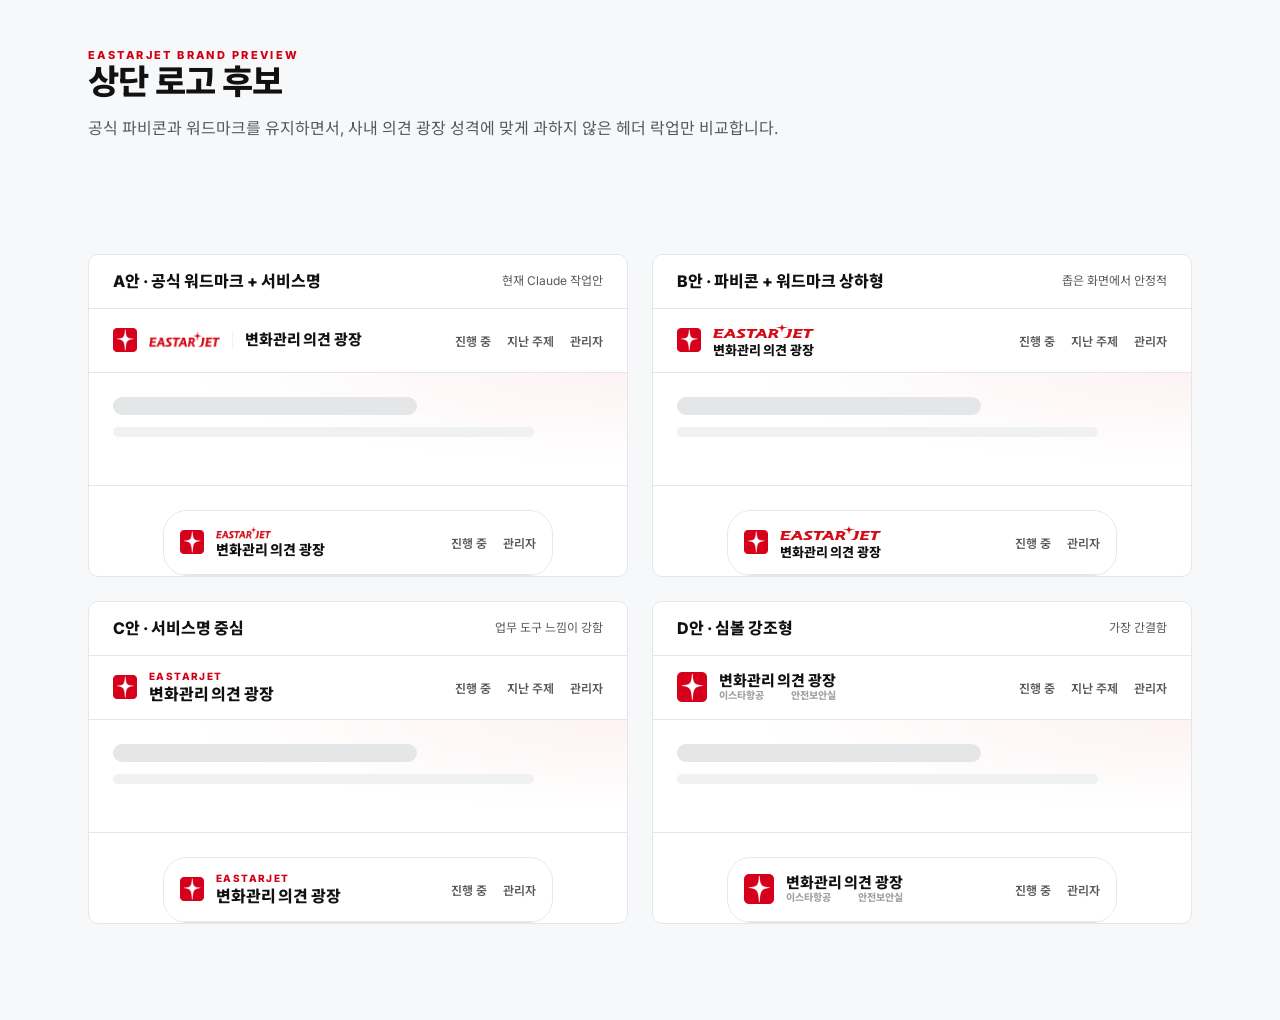
<file: logo-options.html>
<!doctype html>
<html lang="ko">
<head>
<meta charset="utf-8">
<meta name="viewport" content="width=device-width, initial-scale=1, viewport-fit=cover">
<title>로고 후보 · 변화관리 의견 광장</title>
<meta name="theme-color" content="#D20015">
<link rel="icon" type="image/png" sizes="128x128" href="favicon.png">
<link rel="apple-touch-icon" href="favicon.png">
<link rel="preconnect" href="https://fonts.googleapis.com">
<link rel="preconnect" href="https://fonts.gstatic.com" crossorigin>
<link href="https://fonts.googleapis.com/css2?family=Inter:wght@400;500;600;700;800&family=Noto+Sans+KR:wght@400;500;700;800&display=swap" rel="stylesheet">
<link rel="stylesheet" href="assets/tokens.css">
<link rel="stylesheet" href="assets/site.css">
<style>
  body { background: var(--ej-surface); }
  .preview-hero { padding: var(--sp-7) 0 var(--sp-4); }
  .preview-hero h1 {
    margin: 0;
    font: 800 34px/1.2 var(--ej-font-display);
    letter-spacing: -0.02em;
  }
  .preview-hero p {
    margin: var(--sp-3) 0 0;
    color: var(--ej-ink-3);
    line-height: 1.7;
  }
  .option-grid {
    display: grid;
    gap: var(--sp-5);
    grid-template-columns: minmax(0, 1fr);
  }
  @media (min-width: 980px) {
    .option-grid { grid-template-columns: repeat(2, minmax(0, 1fr)); }
  }
  .option-card {
    background: var(--ej-paper);
    border: 1px solid var(--ej-line);
    border-radius: var(--rad-3);
    overflow: hidden;
  }
  .option-card__head {
    padding: var(--sp-4) var(--sp-5);
    border-bottom: 1px solid var(--ej-line);
    display: flex;
    align-items: center;
    justify-content: space-between;
    gap: var(--sp-3);
  }
  .option-card__title {
    margin: 0;
    font: 800 16px/1.3 var(--ej-font-display);
  }
  .option-card__note {
    color: var(--ej-ink-3);
    font-size: 12px;
    line-height: 1.5;
  }
  .mock-browser {
    background: white;
    border-bottom: 1px solid var(--ej-line);
  }
  .mock-topbar {
    height: 64px;
    display: flex;
    align-items: center;
    justify-content: space-between;
    padding: 0 var(--sp-5);
    border-bottom: 1px solid var(--ej-line);
    background: rgba(255,255,255,0.88);
  }
  .mock-nav {
    display: flex;
    gap: var(--sp-4);
    color: var(--ej-ink-3);
    font-size: 12px;
    font-weight: 600;
  }
  .mock-body {
    height: 112px;
    padding: var(--sp-5);
    background:
      radial-gradient(ellipse at top right, color-mix(in srgb, var(--ej-red) 5%, transparent), transparent 58%),
      var(--ej-paper);
  }
  .mock-title {
    width: 62%;
    height: 18px;
    border-radius: var(--rad-pill);
    background: var(--ej-line);
    margin-bottom: var(--sp-3);
  }
  .mock-line {
    width: 86%;
    height: 10px;
    border-radius: var(--rad-pill);
    background: var(--ej-line-2);
  }
  .brand-option {
    display: flex;
    align-items: center;
    gap: var(--sp-3);
    min-width: 0;
    color: var(--ej-ink);
    text-decoration: none;
  }
  .brand-option__icon {
    width: 24px;
    height: 24px;
    flex: 0 0 24px;
    background: url("favicon.png") center/contain no-repeat;
  }
  .brand-option__logo {
    width: auto;
    display: block;
  }
  .brand-option__name {
    font-family: var(--ej-font-display);
    font-weight: 800;
    line-height: 1.15;
    letter-spacing: -0.01em;
    white-space: nowrap;
  }
  .brand-option__sub {
    font-size: 10px;
    line-height: 1.15;
    letter-spacing: 0.14em;
    text-transform: uppercase;
    color: var(--ej-red);
    font-weight: 800;
    white-space: nowrap;
  }
  .brand-option--a .brand-option__lockup {
    display: flex;
    align-items: center;
    gap: var(--sp-3);
    min-width: 0;
  }
  .brand-option--a .brand-option__logo { height: 18px; }
  .brand-option--a .brand-option__name {
    padding-left: var(--sp-3);
    border-left: 1px solid var(--ej-line-2);
    font-size: 15px;
    line-height: 1.2;
  }
  .brand-option--b .brand-option__lockup {
    display: flex;
    flex-direction: column;
    gap: 3px;
    min-width: 0;
  }
  .brand-option--b .brand-option__logo { height: 17px; }
  .brand-option--b .brand-option__name { font-size: 13px; }
  .brand-option--c .brand-option__lockup {
    display: flex;
    flex-direction: column;
    gap: 2px;
    min-width: 0;
  }
  .brand-option--c .brand-option__name {
    font-size: 16px;
    color: var(--ej-ink);
  }
  .brand-option--d .brand-option__icon {
    width: 30px;
    height: 30px;
    flex-basis: 30px;
  }
  .brand-option--d .brand-option__lockup {
    display: inline-grid;
    align-items: center;
    justify-content: center;
    gap: 1px;
    min-width: 0;
  }
  .brand-option--d .brand-option__name { font-size: 15px; }
  .brand-option--d .brand-option__sub {
    color: var(--ej-ink-4);
    letter-spacing: 0;
    text-transform: none;
    width: 100%;
    text-align: justify;
    text-align-last: justify;
    text-justify: inter-character;
  }
  .mobile-frame {
    width: 390px;
    max-width: 100%;
    margin: var(--sp-5) auto 0;
    border: 1px solid var(--ej-line);
    border-radius: 24px;
    overflow: hidden;
    background: white;
  }
  .mobile-frame .mock-topbar {
    padding: 0 var(--sp-4);
  }
  .mobile-frame .mock-nav span:nth-child(2) { display: none; }
  .mobile-frame .brand-option--a .brand-option__lockup {
    flex-direction: column;
    align-items: flex-start;
    gap: 2px;
  }
  .mobile-frame .brand-option--a .brand-option__logo { height: 14px; }
  .mobile-frame .brand-option--a .brand-option__name {
    padding-left: 0;
    border-left: 0;
    font-size: 14px;
  }
</style>
</head>
<body>
<section class="preview-hero">
  <div class="wrap">
    <div class="eyebrow">EASTARJET BRAND PREVIEW</div>
    <h1>상단 로고 후보</h1>
    <p>공식 파비콘과 워드마크를 유지하면서, 사내 의견 광장 성격에 맞게 과하지 않은 헤더 락업만 비교합니다.</p>
  </div>
</section>

<main class="wrap section">
  <div class="option-grid">
    <article class="option-card">
      <div class="option-card__head">
        <h2 class="option-card__title">A안 · 공식 워드마크 + 서비스명</h2>
        <span class="option-card__note">현재 Claude 작업안</span>
      </div>
      <div class="mock-browser">
        <div class="mock-topbar">
          <a class="brand-option brand-option--a" href="#">
            <span class="brand-option__icon" aria-hidden="true"></span>
            <span class="brand-option__lockup">
              <img class="brand-option__logo" src="assets/eastar-logo.png" alt="이스타항공">
              <span class="brand-option__name">변화관리 의견 광장</span>
            </span>
          </a>
          <div class="mock-nav"><span>진행 중</span><span>지난 주제</span><span>관리자</span></div>
        </div>
        <div class="mock-body"><div class="mock-title"></div><div class="mock-line"></div></div>
      </div>
      <div class="mobile-frame">
        <div class="mock-topbar">
          <a class="brand-option brand-option--a" href="#">
            <span class="brand-option__icon" aria-hidden="true"></span>
            <span class="brand-option__lockup">
              <img class="brand-option__logo" src="assets/eastar-logo.png" alt="이스타항공">
              <span class="brand-option__name">변화관리 의견 광장</span>
            </span>
          </a>
          <div class="mock-nav"><span>진행 중</span><span>지난 주제</span><span>관리자</span></div>
        </div>
      </div>
    </article>

    <article class="option-card">
      <div class="option-card__head">
        <h2 class="option-card__title">B안 · 파비콘 + 워드마크 상하형</h2>
        <span class="option-card__note">좁은 화면에서 안정적</span>
      </div>
      <div class="mock-browser">
        <div class="mock-topbar">
          <a class="brand-option brand-option--b" href="#">
            <span class="brand-option__icon" aria-hidden="true"></span>
            <span class="brand-option__lockup">
              <img class="brand-option__logo" src="assets/eastar-logo.png" alt="이스타항공">
              <span class="brand-option__name">변화관리 의견 광장</span>
            </span>
          </a>
          <div class="mock-nav"><span>진행 중</span><span>지난 주제</span><span>관리자</span></div>
        </div>
        <div class="mock-body"><div class="mock-title"></div><div class="mock-line"></div></div>
      </div>
      <div class="mobile-frame">
        <div class="mock-topbar">
          <a class="brand-option brand-option--b" href="#">
            <span class="brand-option__icon" aria-hidden="true"></span>
            <span class="brand-option__lockup">
              <img class="brand-option__logo" src="assets/eastar-logo.png" alt="이스타항공">
              <span class="brand-option__name">변화관리 의견 광장</span>
            </span>
          </a>
          <div class="mock-nav"><span>진행 중</span><span>지난 주제</span><span>관리자</span></div>
        </div>
      </div>
    </article>

    <article class="option-card">
      <div class="option-card__head">
        <h2 class="option-card__title">C안 · 서비스명 중심</h2>
        <span class="option-card__note">업무 도구 느낌이 강함</span>
      </div>
      <div class="mock-browser">
        <div class="mock-topbar">
          <a class="brand-option brand-option--c" href="#">
            <span class="brand-option__icon" aria-hidden="true"></span>
            <span class="brand-option__lockup">
              <span class="brand-option__sub">EASTARJET</span>
              <span class="brand-option__name">변화관리 의견 광장</span>
            </span>
          </a>
          <div class="mock-nav"><span>진행 중</span><span>지난 주제</span><span>관리자</span></div>
        </div>
        <div class="mock-body"><div class="mock-title"></div><div class="mock-line"></div></div>
      </div>
      <div class="mobile-frame">
        <div class="mock-topbar">
          <a class="brand-option brand-option--c" href="#">
            <span class="brand-option__icon" aria-hidden="true"></span>
            <span class="brand-option__lockup">
              <span class="brand-option__sub">EASTARJET</span>
              <span class="brand-option__name">변화관리 의견 광장</span>
            </span>
          </a>
          <div class="mock-nav"><span>진행 중</span><span>지난 주제</span><span>관리자</span></div>
        </div>
      </div>
    </article>

    <article class="option-card">
      <div class="option-card__head">
        <h2 class="option-card__title">D안 · 심볼 강조형</h2>
        <span class="option-card__note">가장 간결함</span>
      </div>
      <div class="mock-browser">
        <div class="mock-topbar">
          <a class="brand-option brand-option--d" href="#">
            <span class="brand-option__icon" aria-hidden="true"></span>
            <span class="brand-option__lockup">
              <span class="brand-option__name">변화관리 의견 광장</span>
              <span class="brand-option__sub">이스타항공 안전보안실</span>
            </span>
          </a>
          <div class="mock-nav"><span>진행 중</span><span>지난 주제</span><span>관리자</span></div>
        </div>
        <div class="mock-body"><div class="mock-title"></div><div class="mock-line"></div></div>
      </div>
      <div class="mobile-frame">
        <div class="mock-topbar">
          <a class="brand-option brand-option--d" href="#">
            <span class="brand-option__icon" aria-hidden="true"></span>
            <span class="brand-option__lockup">
              <span class="brand-option__name">변화관리 의견 광장</span>
              <span class="brand-option__sub">이스타항공 안전보안실</span>
            </span>
          </a>
          <div class="mock-nav"><span>진행 중</span><span>지난 주제</span><span>관리자</span></div>
        </div>
      </div>
    </article>
  </div>
</main>
</body>
</html>
</file>
<file: assets/tokens.css>
/* ─────────────────────────────────────────────────────────────
   EastarJet Design System — tokens.css
   Brand: EASTARJET (이스타항공) · Official 전용색상
   Source: Claude Design bundle (https://api.anthropic.com/v1/design/h/qwaIRNPOUGZiClT1vjHRvw)
   ───────────────────────────────────────────────────────────── */

/* 폰트 파일을 assets/fonts/ 에 넣으면 자동 적용. 없으면 Noto Sans KR로 폴백. */
@font-face {
  font-family: "EastarJet";
  src: url("fonts/EastarJet-DemiLight.otf") format("opentype"),
       url("fonts/EastarJet-DemiLight.ttf") format("truetype");
  font-weight: 300; font-display: swap;
}
@font-face {
  font-family: "EastarJet";
  src: url("fonts/EastarJet-Medium.otf") format("opentype"),
       url("fonts/EastarJet-Medium.ttf") format("truetype");
  font-weight: 500; font-display: swap;
}
@font-face {
  font-family: "EastarJet";
  src: url("fonts/EastarJet-Heavy.otf") format("opentype"),
       url("fonts/EastarJet-Heavy.ttf") format("truetype");
  font-weight: 800; font-display: swap;
}

:root {
  /* ── MAIN ─────────────────────────────────────────── */
  /* CRIMSON RED · PANTONE 200 C · R210 G0 B21 */
  --ej-red:         #D20015;
  --ej-red-deep:    #8E000E;  /* Dark Red · PANTONE 202 C · R142 G1 B20 */
  --ej-red-dim:     #CAA6B5;  /* Dim Red  · PANTONE 435 C · R202 G170 B181 */
  --ej-red-tint:    #F5E4E8;  /* derived wash (brand-consistent) */
  --ej-red-wash:    #FCF4F6;

  /* ── MATERIAL (metallic accents) ─────────────────── */
  --ej-silver:      #A0A0A0;  /* PANTONE 877 C · R160 G160 B160 */
  --ej-gold:        #B4975B;  /* PANTONE 874 C · R180 G151 B91  */

  /* ── NEUTRALS (official Sub Color gray ramp) ─────── */
  --ej-black:       #111111;  /* Black 95% · R17 G17 B17 */
  --ej-gray-dark:   #30383C;  /* Dark Gray · PANTONE 431 C · R48 G58 B60 */
  --ej-gray-med:    #565A5B;  /* Medium Gray · Cool Gray 9 C · R86 G90 B91 */
  --ej-gray:        #9EA2A1;  /* Gray · PANTONE 429 C · R158 G162 B161 */
  --ej-gray-light:  #C0CED1;  /* Light Gray · PANTONE 537 C · R192 G206 B209 */
  --ej-line:        #E4E6E8;  /* derived hairline from ramp */
  --ej-line-2:      #EFF1F2;
  --ej-surface:     #F7F8F9;
  --ej-paper:       #FFFFFF;

  /* Semantic ink aliases (map to the official ramp) */
  --ej-ink:         var(--ej-black);
  --ej-ink-2:       var(--ej-gray-dark);
  --ej-ink-3:       var(--ej-gray-med);
  --ej-ink-4:       var(--ej-gray);

  /* ── EXTENDED PALETTE ─────────────────────────────
     For data visualization, illustrations, destination tags,
     campaign accents. NEVER as a replacement for Crimson Red
     in primary brand surfaces (logo, hero, CTA, header). */
  --ej-navy:        #1B2A4E;
  --ej-teal:        #2E7E80;
  --ej-amber:       #E8A33D;
  --ej-coral:       #F26A5A;
  --ej-plum:        #5C2440;
  --ej-sand:        #E8DDC4;
  --ej-steel:       #5B7C99;
  --ej-indigo:      #4C4A8F;
  --ej-rose:        #C77B8B;
  --ej-moss:        #6E8B4A;

  --ej-navy-tint:   #E6E9F0;
  --ej-teal-tint:   #DCEDED;
  --ej-amber-tint:  #FBEFD7;
  --ej-coral-tint:  #FCE3DE;
  --ej-plum-tint:   #EFE0E8;
  --ej-steel-tint:  #E6EBF0;
  --ej-indigo-tint: #E7E6F1;
  --ej-rose-tint:   #F6E6E9;
  --ej-moss-tint:   #E9EEDF;

  /* ── SEMANTIC ───────────────────────────────────── */
  --ej-danger:      var(--ej-red);
  --ej-warning:     var(--ej-amber);
  --ej-success:     var(--ej-teal);
  --ej-info:        var(--ej-navy);

  /* ── Type ─────────────────────────────────────────── */
  /* QMS 포털 스택: Apple 시스템 폰트 우선 → Inter (UI) → Noto Sans KR (한글) */
  --ej-font:        -apple-system, BlinkMacSystemFont, "SF Pro Display", "SF Pro Text",
                     "Apple SD Gothic Neo", "Inter", "Noto Sans KR",
                     "맑은 고딕", "Malgun Gothic", "Segoe UI", system-ui, sans-serif;
  --ej-font-display: "Inter", -apple-system, BlinkMacSystemFont, "SF Pro Display",
                     "Apple SD Gothic Neo", "Noto Sans KR", sans-serif;
  --ej-font-num:    "Inter", -apple-system, "SF Pro Display", "Helvetica Neue", Arial, sans-serif;

  --fs-display: 88px;
  --fs-h1: 56px;
  --fs-h2: 40px;
  --fs-h3: 28px;
  --fs-title: 20px;
  --fs-body: 14px;
  --fs-caption: 12px;
  --fs-eyebrow: 11px;

  /* ── Spacing ─────────────────────────────────────── */
  --sp-0: 0; --sp-1: 4px; --sp-2: 8px; --sp-3: 12px; --sp-4: 16px;
  --sp-5: 24px; --sp-6: 32px; --sp-7: 48px; --sp-8: 64px; --sp-9: 96px;

  /* ── Radii ───────────────────────────────────────── */
  --rad-0: 0; --rad-1: 2px; --rad-2: 6px; --rad-3: 10px; --rad-4: 16px; --rad-5: 24px; --rad-pill: 999px;

  /* ── Elevation ───────────────────────────────────── */
  --sh-1: 0 1px 2px rgba(17,17,17,.06), 0 1px 1px rgba(17,17,17,.04);
  --sh-2: 0 4px 12px rgba(17,17,17,.08), 0 2px 4px rgba(17,17,17,.04);
  --sh-3: 0 16px 40px rgba(17,17,17,.12), 0 4px 10px rgba(17,17,17,.06);
  --sh-red: 0 10px 24px rgba(210,0,21,.28);

  /* ── Motion ──────────────────────────────────────── */
  --ease-out: cubic-bezier(.22,.61,.36,1);
  --ease-in-out: cubic-bezier(.65,0,.35,1);
  --dur-fast: 160ms; --dur-med: 240ms; --dur-slow: 420ms;

  --ej-star: url("data:image/svg+xml;utf8,<svg xmlns='http://www.w3.org/2000/svg' viewBox='0 0 24 24'><path d='M12 0 L13.4 10.6 L24 12 L13.4 13.4 L12 24 L10.6 13.4 L0 12 L10.6 10.6 Z' fill='%23D20015'/></svg>");
}

html, body { font-family: var(--ej-font); color: var(--ej-ink); background: var(--ej-paper); -webkit-font-smoothing: antialiased; }
body { margin: 0; }
*, *::before, *::after { box-sizing: border-box; }
</file>
<file: assets/site.css>
/* ─────────────────────────────────────────────────────────────
   변화관리 의견 광장 — site.css
   Apple-tone layout on top of EastarJet tokens.css

   Breakpoints (semantic 3-tier):
     sm  480px — small phone tweaks
     md  768px — tablet+: wrap padding 확장, card/kpi grid 2/3단
     lg 1024px — topic 2단 + sticky 활성, chart grid 2단
     (1040px 는 index card-grid 3단 전용)
   ───────────────────────────────────────────────────────────── */

/* ── Layout primitives ─────────────────────────────────────── */
/* 좌우 여백: 모든 폭에서 48px — bare 텍스트(hero · 섹션 헤더)도 form 카드 안과 같은 inset */
.wrap { max-width: 1200px; margin: 0 auto; padding: 0 var(--sp-7); }

.wrap--narrow { max-width: 520px; }

/* 모바일 — 좌우 여백 절반으로 (좁은 화면에서 콘텐츠 폭 확보) */
@media (max-width: 767px) {
  .wrap { padding-left: var(--sp-5); padding-right: var(--sp-5); }
}

/* 수직 padding 만 설정 — longhand 사용 이유:
   .wrap 과 같은 element 에 함께 쓰일 때(예: <main class="wrap section">)
   shorthand 'padding: a 0' 가 .wrap 의 horizontal padding 을 0 으로 덮어쓰는 버그 회피 */
.section        { padding-top: var(--sp-5); padding-bottom: var(--sp-7); }       /* 모바일: 24/48 — 위는 hero 다음이라 짧게 */
.section--tight { padding-top: var(--sp-4); padding-bottom: var(--sp-5); }       /* 모바일: 16/24 */
@media (min-width: 768px) {
  .section        { padding-top: var(--sp-9); padding-bottom: var(--sp-9); }     /* md+: 96 */
  .section--tight { padding-top: var(--sp-7); padding-bottom: var(--sp-7); }     /* md+: 48 */
}

/* ── Topic 페이지 — 데스크톱 2단 레이아웃 (lg+) ───────────── */
.topic-layout { display: contents; }
@media (min-width: 1024px) {
  .topic-layout {
    display: grid;
    grid-template-columns: minmax(360px, 440px) minmax(0, 1fr);
    gap: var(--sp-6);
    align-items: start;
  }
  .topic-layout__compose { position: sticky; top: 88px; }  /* topbar 64 + 24 여백 */

  /* 오른쪽 의견 리스트 — JS 가 compose 컬럼 높이를 측정해 max-height 동기화
     (JS 로딩 전 fallback 으로 viewport 기반 max-height 유지) */
  .topic-layout__list {
    position: sticky;
    top: 88px;
    max-height: calc(100vh - 88px - var(--sp-6));
    display: flex;
    flex-direction: column;
    overflow: hidden;
  }
  .topic-layout__list > .row { flex: 0 0 auto; }
  .topic-layout__list > #comments-list {
    flex: 1 1 auto;
    overflow-y: auto;
    overscroll-behavior: contain;     /* 끝까지 스크롤 시 페이지 스크롤로 전염되지 않게 */
    scrollbar-gutter: stable;
    padding-right: var(--sp-2);        /* 스크롤바 옆 카드 호흡 */
    margin-right: calc(-1 * var(--sp-2));
  }
  /* 깔끔한 스크롤바 (WebKit) */
  .topic-layout__list > #comments-list::-webkit-scrollbar { width: 8px; }
  .topic-layout__list > #comments-list::-webkit-scrollbar-track { background: transparent; }
  .topic-layout__list > #comments-list::-webkit-scrollbar-thumb {
    background: var(--ej-line-2); border-radius: var(--rad-pill);
  }
  .topic-layout__list > #comments-list::-webkit-scrollbar-thumb:hover {
    background: var(--ej-ink-4);
  }
}

/* ── 마감 주제 — 단일 컬럼 (작성 컬럼 제거, 의견 목록 전폭 자연 흐름) ── */
.topic-layout--closed .topic-layout__compose { display: none; }

@media (min-width: 1024px) {
  .topic-layout--closed { display: block; }   /* 2단 grid 해제 */
  .topic-layout--closed .topic-layout__list {
    position: static;
    max-height: none;
    overflow: visible;
  }
  .topic-layout--closed .topic-layout__list > #comments-list {
    overflow-y: visible;
    padding-right: 0;
    margin-right: 0;
  }
}

/* ── Global focus-visible (키보드 접근성) ─────────────────── */
:focus-visible {
  outline: 2px solid var(--ej-red);
  outline-offset: 2px;
  border-radius: var(--rad-2);
}
.btn:focus-visible { outline-offset: 3px; }
.input:focus-visible, .textarea:focus-visible, .select:focus-visible {
  outline: none;  /* 인풋은 기존 box-shadow 포커스 사용 */
}

/* ── Top brand bar ────────────────────────────────────────── */
.topbar {
  position: sticky; top: 0; z-index: 50;
  background: rgba(255,255,255,0.85);
  backdrop-filter: saturate(180%) blur(20px);
  -webkit-backdrop-filter: saturate(180%) blur(20px);
  border-bottom: 1px solid var(--ej-line);
}
.topbar__inner {
  display: flex; align-items: center; justify-content: space-between;
  height: 64px; gap: var(--sp-4);
}
/* ── Brand lockup ───────────────────────────────────────────── */
.brand {
  display: flex; align-items: center; gap: var(--sp-3);
  text-decoration: none; color: var(--ej-ink);
  min-width: 0;
}
.brand__icon {
  width: 30px; height: 30px; flex: 0 0 30px;
  background: url("../favicon.png") center/contain no-repeat;
}
.brand__lockup {
  display: inline-grid;
  align-items: center;
  justify-content: center;
  gap: 1px;
  min-width: 0;
}
.brand__name {
  font-family: var(--ej-font-display);
  font-weight: 800; font-size: 15px; line-height: 1.15; letter-spacing: -0.01em;
  color: var(--ej-ink);
  white-space: nowrap;
  overflow: hidden;
  text-overflow: ellipsis;
}
.brand__sub {
  font-family: var(--ej-font-display);
  font-size: 10px; line-height: 1.15; letter-spacing: 2px;
  color: var(--ej-ink-4); font-weight: 800;
  white-space: nowrap;
  text-align: center;
}
.topbar__nav { display: flex; align-items: center; gap: var(--sp-5); flex: 0 0 auto; }
.topbar__nav a {
  color: var(--ej-ink-3); font-size: 13px; font-weight: 500;
  text-decoration: none; transition: color var(--dur-fast) var(--ease-out);
  white-space: nowrap;
}
.topbar__nav a:hover { color: var(--ej-red); }
.topbar__nav a[aria-current="page"] { color: var(--ej-red); font-weight: 800; }

/* 관리자 로그인 상태 chip — topbar 우측 */
.admin-chip {
  display: inline-flex; align-items: center; gap: var(--sp-2);
  padding: 4px 6px 4px 10px;
  background: var(--ej-red-wash, #FFF1F2);
  border: 1px solid var(--ej-red, #D20015);
  border-radius: var(--rad-pill, 999px);
  font-size: 12px; font-weight: 600;
  color: var(--ej-red-deep, #8E000E);
  white-space: nowrap;
}
.admin-chip__link {
  display: inline-flex; align-items: center; gap: var(--sp-2);
  color: inherit; text-decoration: none;
  padding: 0; line-height: 1;
}
.admin-chip__link:hover { color: var(--ej-red); }
.admin-chip__dot {
  width: 6px; height: 6px; border-radius: 50%;
  background: var(--ej-red, #D20015);
  display: inline-block;
}
.admin-chip__label { line-height: 1; font-variant-numeric: tabular-nums; }
.admin-chip__signout {
  border: none; background: white; cursor: pointer;
  font: 600 11px/1 var(--ej-font);
  color: var(--ej-ink-3);
  padding: 4px 10px; border-radius: var(--rad-pill, 999px);
  transition: background var(--dur-fast) var(--ease-out), color var(--dur-fast) var(--ease-out);
}
.admin-chip__signout:hover { background: var(--ej-red); color: white; }
.admin-chip__signout:disabled { opacity: 0.5; cursor: wait; }
@media (max-width: 760px) {
  .admin-chip__label { display: none; }
  .admin-chip { padding: 4px 6px; }
}

/* ── Hero (mobile-first compact) ──────────────────────────────
   모바일에서는 카드가 첫 뷰포트에 같이 보이도록 hero 전체를 컴팩트하게.
   md+ 에서 원래 large 사이즈로 복원. */
.hero {
  position: relative;
  padding: var(--sp-4) 0 var(--sp-4);
  background:
    radial-gradient(ellipse at top right, rgba(210,0,21,0.06), transparent 60%),
    radial-gradient(ellipse at bottom left, rgba(27,42,78,0.05), transparent 50%),
    var(--ej-paper);
  background:
    radial-gradient(ellipse at top right, color-mix(in srgb, var(--ej-red) 6%, transparent), transparent 60%),
    radial-gradient(ellipse at bottom left, color-mix(in srgb, var(--ej-navy) 5%, transparent), transparent 50%),
    var(--ej-paper);
  overflow: hidden;
}
@media (min-width: 768px) { .hero { padding: var(--sp-7) 0 var(--sp-6); } }

.hero__star {
  position: absolute; top: var(--sp-4); right: var(--sp-4);
  width: 72px; height: 72px; opacity: 0.06;       /* 모바일: 작고 옅게 */
  background: var(--ej-star); background-size: contain; background-repeat: no-repeat;
  pointer-events: none;
}
@media (min-width: 768px) {
  .hero__star {
    top: var(--sp-6); right: var(--sp-6);
    width: 200px; height: 200px; opacity: 0.08;
  }
}

.hero__eyebrow {
  font-size: 10px; letter-spacing: 0.16em;          /* 모바일: 11→10, 자간 축소 */
  text-transform: uppercase; color: var(--ej-red); font-weight: 800;
  margin-bottom: var(--sp-2);                       /* 16 → 8 */
}
@media (min-width: 768px) {
  .hero__eyebrow { font-size: var(--fs-eyebrow); letter-spacing: 0.22em; margin-bottom: var(--sp-4); }
}

.hero__title {
  font-family: var(--ej-font-display);
  font-size: clamp(22px, 6.5vw, 32px);              /* 모바일: 22~32, 데스크톱은 아래 override */
  font-weight: 800; line-height: 1.2; letter-spacing: -0.02em;
  margin: 0 0 var(--sp-3); color: var(--ej-ink);
}
@media (min-width: 768px) {
  .hero__title { font-size: clamp(34px, 3.8vw, 44px); line-height: 1.14; letter-spacing: -0.03em; margin-bottom: var(--sp-4); }
}
.hero__title em { font-style: normal; color: var(--ej-red); }

/* 설명문 — 모바일에서도 노출하되 폰트·여백 축소 */
.hero__desc {
  font-size: 13px; line-height: 1.5;                /* 모바일 */
  color: var(--ej-ink-3); max-width: 720px;
  margin: 0 0 var(--sp-3);                          /* 모바일: 12 */
}
.hero__desc span { display: block; }
@media (min-width: 768px) {
  .hero__desc {
    font-size: clamp(15px, 1.5vw, 18px);
    line-height: 1.55;
    margin-bottom: var(--sp-5);
  }
  .hero__desc span { display: block; }
}

.hero__stats {
  display: flex; flex-wrap: wrap; gap: var(--sp-5);  /* 모바일: 48 → 24 */
  padding-top: var(--sp-3);                          /* 32 → 12 */
  border-top: 1px solid var(--ej-line);
}
@media (min-width: 768px) {
  .hero__stats { gap: var(--sp-6); padding-top: var(--sp-4); }
}

.hero__stat-num {
  font-family: var(--ej-font-num);
  font-size: 26px; font-weight: 700; line-height: 1;  /* 모바일: 40 → 26 */
  letter-spacing: -0.02em; color: var(--ej-ink);
  font-variant-numeric: tabular-nums;
}
@media (min-width: 768px) { .hero__stat-num { font-size: 34px; } }

.hero__stat-lbl {
  margin-top: var(--sp-1); font-size: 11px;            /* 모바일: 8→4 마진, 12→11 폰트 */
  color: var(--ej-ink-3); font-weight: 500;
}
@media (min-width: 768px) {
  .hero__stat-lbl { margin-top: var(--sp-2); font-size: var(--fs-caption); }
}
.home-main.section { padding-top: var(--sp-5); }
@media (min-width: 768px) { .home-main.section { padding-top: var(--sp-6); } }

/* ── About page ───────────────────────────────────────────── */
.about-page {
  padding-top: var(--sp-5);
}
.about-lead {
  position: relative;
  padding: var(--sp-6) var(--sp-5) var(--sp-7);
  margin: 0 calc(var(--sp-5) * -1) 0;
  border-bottom: 1px solid var(--ej-line);
  background:
    radial-gradient(ellipse at top right, color-mix(in srgb, var(--ej-red) 7%, transparent), transparent 60%),
    radial-gradient(ellipse at bottom left, color-mix(in srgb, var(--ej-navy) 5%, transparent), transparent 55%),
    var(--ej-paper);
  border-radius: var(--rad-4);
  overflow: hidden;
}
.about-lead__glow {
  position: absolute; inset: -15%;
  background: radial-gradient(ellipse 55% 60% at 85% 12%,
    color-mix(in srgb, var(--ej-red) 9%, transparent) 0%,
    transparent 78%);
  opacity: 0.7;
  filter: blur(40px);
  pointer-events: none;
  animation: aboutGlowDrift 14s ease-in-out infinite alternate;
}
@keyframes aboutGlowDrift {
  from { transform: translate(0, 0) scale(1); opacity: 0.55; }
  to   { transform: translate(-6%, 4%) scale(1.1); opacity: 0.8; }
}
.about-lead > *:not(.about-lead__glow) { position: relative; z-index: 1; }
.about-lead h1 {
  max-width: 860px;
  margin: 0;
  font: 800 clamp(24px, 4.2vw, 44px)/1.18 var(--ej-font-display);
  letter-spacing: -0.025em;
  color: var(--ej-ink);
  animation: aboutFadeUp 0.7s var(--ease-out, cubic-bezier(.2,.7,.2,1)) 0.05s both;
}
.about-lead h1 em { font-style: normal; color: var(--ej-red); }
.about-lead p {
  max-width: 960px;
  margin: var(--sp-4) 0 0;
  font-size: clamp(14px, 1.4vw, 17px);
  line-height: 1.7;
  color: var(--ej-ink-3);
  animation: aboutFadeUp 0.7s var(--ease-out, cubic-bezier(.2,.7,.2,1)) 0.18s both;
}
.about-kicker {
  margin-bottom: var(--sp-3);
  font-size: 12px;
  letter-spacing: 0.18em;
  text-transform: uppercase;
  color: var(--ej-red);
  font-weight: 800;
  animation: aboutFadeUp 0.6s var(--ease-out, cubic-bezier(.2,.7,.2,1)) both;
}
@keyframes aboutFadeUp {
  from { opacity: 0; transform: translateY(14px); }
  to   { opacity: 1; transform: translateY(0); }
}
/* 변화관리 흐름 — 카드 박스 없이 상단 accent bar + 큰 번호 스텝 */
.about-visual {
  margin-top: var(--sp-7);
  animation: aboutFadeUp 0.7s var(--ease-out, cubic-bezier(.2,.7,.2,1)) 0.32s both;
}
.about-visual__track {
  display: grid;
  grid-template-columns: repeat(3, minmax(0, 1fr));
  gap: var(--sp-6);
}
.about-visual__step {
  position: relative;
  padding-top: var(--sp-4);
  border-top: 2px solid var(--ej-line);
  animation: aboutFadeUp 0.6s var(--ease-out, cubic-bezier(.2,.7,.2,1)) both;
}
.about-visual__step:nth-child(1) { animation-delay: 0.42s; }
.about-visual__step:nth-child(2) { animation-delay: 0.54s; }
.about-visual__step:nth-child(3) { animation-delay: 0.66s; }
.about-visual__step::before {
  content: "";
  position: absolute;
  top: -2px; left: 0;
  width: 56px; height: 2px;
  background: var(--ej-red);
  transition: width var(--dur-med) var(--ease-out);
}
.about-visual__step:hover::before { width: 100%; }
.about-visual__num {
  font: 800 clamp(30px, 3.4vw, 44px)/1 var(--ej-font-display);
  letter-spacing: 0.02em;
  color: color-mix(in srgb, var(--ej-red) 32%, var(--ej-ink-4));
}
.about-visual__step strong {
  display: block;
  margin-top: var(--sp-3);
  font: 800 clamp(18px, 2vw, 22px)/1.3 var(--ej-font-display);
  letter-spacing: -0.02em;
  color: var(--ej-ink);
}
.about-visual__step span {
  display: block;
  margin-top: var(--sp-2);
  color: var(--ej-ink-3);
  font-size: 14px;
  line-height: 1.7;
}
@media (prefers-reduced-motion: reduce) {
  .about-kicker, .about-lead h1, .about-lead p,
  .about-visual, .about-visual__step,
  .about-lead__glow { animation: none !important; }
}
.about-grid {
  display: grid;
  grid-template-columns: minmax(0, 1fr);
  gap: var(--sp-4);
  padding: var(--sp-7) 0 var(--sp-6);
  border-bottom: 1px solid var(--ej-line);
}
@media (min-width: 820px) {
  .about-grid { grid-template-columns: repeat(3, minmax(0, 1fr)); }
}
.about-grid > div {
  padding: var(--sp-5);
  border: 1px solid var(--ej-line);
  border-radius: var(--rad-3);
  background: var(--ej-paper);
}
.about-grid h2,
.about-note h2 {
  margin: 0 0 var(--sp-3);
  font: 800 18px/1.35 var(--ej-font-display);
  letter-spacing: -0.01em;
  color: var(--ej-ink);
}
.about-grid p {
  margin: 0;
  color: var(--ej-ink-3);
  font-size: 14px;
  line-height: 1.75;
}
.about-note {
  position: relative;
  padding: var(--sp-6) var(--sp-6) var(--sp-6) calc(var(--sp-6) + 8px);
  margin-top: var(--sp-6);
  border-radius: var(--rad-3);
  border: 1px solid var(--ej-line);
  box-shadow: 0 1px 3px rgba(0, 0, 0, 0.03);
  background: var(--ej-paper);
}
.about-note::before {
  content: "";
  position: absolute; left: 0; top: 18px; bottom: 18px;
  width: 4px;
  border-radius: 4px;
  background: var(--ej-teal);
}
.about-note__lead {
  margin: var(--sp-2) 0 var(--sp-4);
  color: var(--ej-ink-3);
  line-height: 1.7;
}
.about-note .notice-list { color: var(--ej-ink-2); }

/* ── Admin login polish ───────────────────────────────────── */
.admin-login-card {
  padding: var(--sp-7);
  box-shadow: var(--sh-1);
}
/* ── Cards ────────────────────────────────────────────────── */
.card-grid {
  display: grid; gap: var(--sp-4);
  grid-template-columns: minmax(0, 1fr);
}
@media (min-width: 768px)  { .card-grid { gap: var(--sp-5); grid-template-columns: repeat(2, minmax(0, 1fr)); } }
@media (min-width: 1040px) { .card-grid { grid-template-columns: repeat(3, minmax(0, 1fr)); } }

/* 홈 — 섹션 헤더 '전체보기' 링크 (카운트 좌측, 주제 페이지로 이동) */
.section-more {
  display: inline-flex; align-items: center; gap: 3px;
  font: 700 11px/1 var(--ej-font); color: var(--ej-red);
  text-decoration: none; white-space: nowrap;
  border: 1px solid var(--ej-line); border-radius: var(--rad-pill);
  padding: 5px 11px;
  transition: background var(--dur-fast) var(--ease-out), border-color var(--dur-fast) var(--ease-out);
}
.section-more:hover { background: var(--ej-red-wash); border-color: var(--ej-red); }

.topic-card {
  background: var(--ej-paper);
  border: 1px solid var(--ej-line);
  border-radius: var(--rad-3);
  padding: var(--sp-5);
  display: flex; flex-direction: column; gap: var(--sp-3);
  text-decoration: none; color: var(--ej-ink);
  transition: transform var(--dur-med) var(--ease-out),
              box-shadow var(--dur-med) var(--ease-out),
              border-color var(--dur-med) var(--ease-out);
  position: relative; overflow: hidden;
  min-width: 0;     /* grid item — 자식 content 가 컬럼을 부풀리지 못하게 */
}
.topic-card:hover {
  transform: translateY(-2px);
  box-shadow: var(--sh-3);
  border-color: var(--ej-line-2);
}
.topic-card--closed {
  filter: grayscale(0.7); opacity: 0.75;
  background: var(--ej-surface);
}
.topic-card--closed .topic-card__title { color: var(--ej-ink-3); }
.topic-card--closed:hover {
  transform: none; box-shadow: var(--sh-1);
}
.topic-card__head {
  display: flex; align-items: center; justify-content: space-between;
}
.topic-card__emoji { font-size: 24px; line-height: 1; }
.flag-emoji {
  width: 28px;
  height: 21px;
  display: inline-block;
  object-fit: cover;
  border-radius: 3px;
  box-shadow: 0 0 0 1px var(--ej-line);
  vertical-align: middle;
}
.flag-emoji--lg {
  width: 40px;
  height: 30px;
  border-radius: 5px;
}
.admin-topic-emoji {
  width: 28px;
  height: 28px;
  display: inline-flex;
  align-items: center;
  justify-content: center;
  font-size: 22px;
  line-height: 1;
}
.topic-card__title {
  font-family: var(--ej-font-display);
  font-size: 18px; font-weight: 700; line-height: 1.3;
  letter-spacing: -0.02em; margin: 0;
}
.topic-card__desc {
  font-size: 13px; color: var(--ej-ink-3); line-height: 1.65;
  margin: 0; flex: 1;
  white-space: pre-wrap; word-break: break-word;
  display: -webkit-box;
  -webkit-line-clamp: 2;
  -webkit-box-orient: vertical;
  overflow: hidden;
}
.topic-card__meta {
  display: flex; align-items: center; gap: var(--sp-3);
  padding-top: var(--sp-3); border-top: 1px solid var(--ej-line-2);
  font-size: var(--fs-caption); color: var(--ej-ink-3);
}
.topic-card__meta strong { color: var(--ej-ink-2); font-weight: 800; }

/* 모바일 — 주제 카드 컴팩트화 (한 화면에 더 많이 보이도록) */
@media (max-width: 767px) {
  .card-grid          { gap: var(--sp-3); }
  .topic-card         { padding: var(--sp-4); gap: var(--sp-3); border-radius: var(--rad-3); }
  .topic-card__emoji  { font-size: 22px; }
  .topic-card__title  { font-size: 17px; }
  .topic-card__desc   { font-size: 12px; line-height: 1.6; -webkit-line-clamp: 2; }
  .topic-card__meta   { padding-top: var(--sp-2); }
}

/* ── Badges (디자인 시스템 차용) ───────────────────────────── */
.badge {
  display: inline-flex; align-items: center; gap: 4px;
  font: 800 11px/1 var(--ej-font);
  padding: 6px 10px; border-radius: var(--rad-pill);
  letter-spacing: 0.08em; text-transform: uppercase;
  white-space: nowrap;
}
.badge--red   { background: var(--ej-red); color: white; }
.badge--wash  { background: var(--ej-red-wash); color: var(--ej-red-deep); }
.badge--ink   { background: var(--ej-black); color: white; }
.badge--out   { background: transparent; color: var(--ej-red); border: 1.5px solid var(--ej-red); }
.badge--gray  { background: var(--ej-line-2); color: var(--ej-ink-3); }

/* 관리자 전용 사번 chip (commentsPrivate 매칭 — admin 만 표시됨) */
.emp-id {
  display: inline-flex; align-items: center;
  font: 700 11px/1 var(--ej-font);
  padding: 5px 10px; border-radius: var(--rad-pill);
  letter-spacing: 0.04em; white-space: nowrap;
  background: var(--ej-line); color: var(--ej-ink-2);
  border: 1px dashed var(--ej-ink-4);
}

/* department chips (extended palette) */
.dept {
  display: inline-flex; align-items: center; gap: 4px;
  font: 700 11px/1 var(--ej-font);
  padding: 5px 10px; border-radius: var(--rad-pill);
  letter-spacing: 0.04em; white-space: nowrap;
}
/* 부문 칩 색상 — 도넛 차트(utils.js DEPT_COLOR_HEX)와 같은 색상 계열로 통일.
   배경 = 옅은 틴트 / 글자 = 같은 색상의 진한 톤 (도넛은 선명한 채움색) */
.dept[data-color="navy"]      { background: #E7EDF7; color: #2D5596; }
.dept[data-color="teal"]      { background: #DDF2F0; color: #1C7B73; }
.dept[data-color="amber"]     { background: #FCF1D8; color: #876012; }
.dept[data-color="coral"]     { background: #FEE8E2; color: #BE4733; }
.dept[data-color="plum"]      { background: #F7E4ED; color: #9A3D64; }
.dept[data-color="gray-dark"] { background: #EBEDF0; color: #4D5760; }
.dept[data-color="gray"]      { background: #EDEFEF; color: #5B6164; }
.dept[data-color="steel"]     { background: #E7F1F8; color: #3D6A85; }
.dept[data-color="indigo"]    { background: #ECEBF9; color: #514F9B; }
.dept[data-color="rose"]      { background: #FBE9EE; color: #A64F67; }
.dept[data-color="moss"]      { background: #EAF3DE; color: #54753A; }
.dept[data-color="clay"]      { background: #F4EBDB; color: #7A5524; }
/* 부문 식별 이모지 — OS 네이티브 컬러 이모지 폰트 강제 (iOS·Win·macOS·Android 일관 렌더) */
.dept__emoji {
  font-family: "Apple Color Emoji", "Segoe UI Emoji", "Noto Color Emoji", sans-serif;
  font-size: 12px; line-height: 1; letter-spacing: 0;
  margin-right: 1px;
}

/* ── Buttons ──────────────────────────────────────────────── */
.btn {
  display: inline-flex; align-items: center; justify-content: center; gap: 8px;
  font: 800 14px/1 var(--ej-font);
  padding: 0 20px; height: 44px;
  border-radius: var(--rad-3); border: 1px solid transparent;
  cursor: pointer; text-decoration: none;
  transition: background var(--dur-fast) var(--ease-out),
              color var(--dur-fast) var(--ease-out),
              transform var(--dur-fast) var(--ease-out),
              box-shadow var(--dur-fast) var(--ease-out);
}
.btn:active { transform: translateY(1px); }
.btn--primary { background: var(--ej-red); color: white; box-shadow: var(--sh-red); }
.btn--primary:hover { background: var(--ej-red-deep); }
.btn--secondary { background: var(--ej-black); color: white; }
.btn--secondary:hover { background: var(--ej-gray-dark); }
.btn--ghost { background: white; color: var(--ej-red); border-color: var(--ej-red); }
.btn--ghost:hover { background: var(--ej-red-wash); }
.btn--tertiary { background: transparent; color: var(--ej-ink); font-weight: 500; }
.btn--tertiary:hover { background: var(--ej-line-2); }
.btn[disabled], .btn--disabled {
  background: var(--ej-gray-light); color: var(--ej-gray);
  cursor: not-allowed; box-shadow: none; border-color: transparent;
}
.btn--lg { height: 56px; padding: 0 28px; font-size: 16px; }
.btn--sm { height: 36px; padding: 0 14px; font-size: 13px; }

/* ── Inputs ───────────────────────────────────────────────── */
.field { display: flex; flex-direction: column; gap: 6px; }
.field > label,
.field__labelrow > label:first-of-type {
  font-size: var(--fs-eyebrow); letter-spacing: 0.12em;
  text-transform: uppercase; color: var(--ej-ink-3); font-weight: 800;
}
.field__labelrow {
  display: flex; align-items: center; justify-content: space-between;
  gap: var(--sp-3);
}
.input, .textarea, .select {
  font: 500 15px var(--ej-font); color: var(--ej-ink);
  background: white; border: 1px solid var(--ej-line);
  border-radius: var(--rad-3); padding: 0 16px;
  outline: none;
  transition: border-color var(--dur-fast) var(--ease-out),
              box-shadow var(--dur-fast) var(--ease-out);
}
.input { height: 52px; }
.select { height: 52px; appearance: none;
  background-image: url("data:image/svg+xml;utf8,<svg xmlns='http://www.w3.org/2000/svg' width='14' height='14' viewBox='0 0 24 24' fill='none' stroke='%23565A5B' stroke-width='2'><path d='M6 9l6 6 6-6'/></svg>");
  background-repeat: no-repeat; background-position: right 14px center;
  padding-right: 40px;
}
.textarea {
  min-height: 140px; padding: 14px 16px; line-height: 1.6;
  resize: vertical;
}
.input:focus, .textarea:focus, .select:focus {
  border-color: var(--ej-red);
  box-shadow: 0 0 0 3px rgba(210,0,21,0.12);
}
.input[disabled], .textarea[disabled], .select[disabled] {
  background: var(--ej-line-2); color: var(--ej-gray);
  cursor: not-allowed;
}
.field__counter {
  font-size: 11px; color: var(--ej-ink-4); text-align: right;
  font-variant-numeric: tabular-nums;
}
.field__counter--warn { color: var(--ej-red); font-weight: 800; }

/* 모바일 — 입력 폰트 16px (iOS Safari 포커스 시 자동 확대 방지) */
@media (max-width: 767px) {
  .input, .textarea, .select { font-size: 16px; }
}

/* ── Alerts ──────────────────────────────────────────────── */
.alert {
  border-radius: var(--rad-3); padding: 16px 20px;
  display: flex; gap: 14px; font-size: 13px; line-height: 1.6;
  align-items: flex-start;
}
.alert--danger { background: var(--ej-red-wash); color: var(--ej-red-deep); border-left: 4px solid var(--ej-red); }
.alert--notice { background: var(--ej-surface); color: var(--ej-ink); border-left: 4px solid var(--ej-teal); }
.alert--success { background: var(--ej-teal-tint); color: var(--ej-teal); border-left: 4px solid var(--ej-teal); }
.alert b { display: block; margin-bottom: 4px; font-weight: 800; }
.notice-list {
  margin: 6px 0 0; padding: 0;
  list-style-position: inside;
  display: flex; flex-direction: column; gap: 5px;
}
.notice-list li { line-height: 1.55; }
.notice-list li::marker { color: var(--ej-ink-4); }
/* 작성 폼 안내는 한 줄로 보이도록 글자 축소 */
.alert--notice .notice-list { font-size: 12px; }

/* ── KPI cards ────────────────────────────────────────────── */
.kpi-grid {
  display: grid; gap: var(--sp-4);
  grid-template-columns: minmax(0, 1fr);
}
@media (min-width: 768px) { .kpi-grid { grid-template-columns: repeat(3, minmax(0, 1fr)); } }
.kpi { min-width: 0; overflow: hidden; }
.kpi {
  background: var(--ej-paper);
  border: 1px solid var(--ej-line);
  border-radius: var(--rad-3);
  padding: var(--sp-5) var(--sp-6);
}
.kpi__lbl {
  font-size: var(--fs-eyebrow); letter-spacing: 0.12em;
  text-transform: uppercase; color: var(--ej-ink-3); font-weight: 800;
}
.kpi__num {
  font-family: var(--ej-font-num);
  margin-top: var(--sp-2); font-size: 40px; font-weight: 700;
  line-height: 1; letter-spacing: -0.02em;
  font-variant-numeric: tabular-nums; color: var(--ej-ink);
}
.kpi__sub { margin-top: 4px; font-size: var(--fs-caption); color: var(--ej-ink-4); }

/* ── Comment item ─────────────────────────────────────────── */
.comment {
  background: var(--ej-paper);
  border: 1px solid var(--ej-line);
  border-radius: var(--rad-3);
  padding: var(--sp-4);
}
.comment__head {
  display: flex; align-items: center; justify-content: space-between;
  margin-bottom: var(--sp-2);
}
.comment__time { font-size: 11px; color: var(--ej-ink-4); font-variant-numeric: tabular-nums; }
.comment__body { font-size: 14px; line-height: 1.55; color: var(--ej-ink-2); white-space: pre-wrap; word-break: break-word; }
.comment__actions { margin-top: var(--sp-3); display: flex; gap: var(--sp-2); }
.comment__del,
.comment__edit {
  border: none; background: transparent; cursor: pointer;
  color: var(--ej-ink-4); font: 600 11px/1 var(--ej-font);
  padding: 6px 10px; border-radius: var(--rad-2);
  transition: background var(--dur-fast) var(--ease-out), color var(--dur-fast) var(--ease-out);
}
.comment__del:hover {
  background: var(--ej-red-wash); color: var(--ej-red-deep);
}
.comment__del[data-mode="admin"]:hover {
  background: var(--ej-red); color: white;
}
.comment__edit:hover {
  background: var(--ej-surface-2, #F3F4F5); color: var(--ej-ink);
}
.comment__edit[data-mode="admin"]:hover {
  background: var(--ej-navy); color: white;
}
.comment__edited { margin-left: 2px; }

/* 비공개 의견 — 본문 마스킹 + 관리자용 배지 */
.comment__body--private {
  color: var(--ej-ink-4);
  font-style: italic;
}
.comment__priv {
  display: inline-flex; align-items: center; gap: 3px;
  font: 700 10px/1 var(--ej-font);
  padding: 4px 7px; border-radius: var(--rad-pill);
  background: var(--ej-line); color: var(--ej-ink-3);
  letter-spacing: 0.04em;
}

/* 작성 폼 — 비공개 제출 체크박스 (의견 라벨 행 우측 인라인) */
.private-check {
  display: inline-flex; gap: 6px; align-items: center;
  font-size: 12px; color: var(--ej-ink-3);
  cursor: pointer; white-space: nowrap;
  text-transform: none; letter-spacing: normal; font-weight: 500;
}
.private-check input { margin: 0; flex: 0 0 auto; accent-color: var(--ej-red); }

/* ── 댓글 푸터 · 처리 상태 알약 ─────────────────────────────── */
.comment__foot {
  display: flex; justify-content: space-between; align-items: center;
  gap: var(--sp-3); margin-top: var(--sp-2);
}

/* 전체보기 / 최근 의견만 보기 토글 */
.comments-toggle { display: flex; justify-content: center; margin-top: var(--sp-2); }
.comments-toggle .btn { min-width: 200px; }
.comment__check {
  flex: 0 0 auto; margin: 0 var(--sp-2) 0 0;
  accent-color: var(--ej-red); cursor: pointer;
}

.status-pill {
  display: inline-flex; align-items: center; gap: 4px;
  font: 700 11px/1 var(--ej-font);
  padding: 4px 10px; border-radius: var(--rad-pill);
  white-space: nowrap;
}
/* 처리 상태 — 신호등 색상으로 구분: 대기(빨강) → 접수(노랑) → 전달(초록) */
.status-pill--wait { background: var(--ej-red-tint);   color: var(--ej-red-deep); }
.status-pill--recv { background: var(--ej-amber-tint); color: #8A5A00; }
.status-pill--done { background: var(--ej-teal-tint);  color: var(--ej-teal); }
.status-pill--editable {
  border: none; cursor: pointer;
  transition: filter var(--dur-fast) var(--ease-out);
}
.status-pill--editable::after { content: "▾"; font-size: 9px; opacity: .65; }
.status-pill--editable:hover { filter: brightness(0.94); }
/* 미저장 변경 — 점선 링으로 표시 */
.status-pill--dirty { outline: 1.5px dashed currentColor; outline-offset: 2px; }

/* 처리 상태 바 — 관리자 전용 (선택·일괄 / 임시변경 저장) */
.bulk-bar {
  display: flex; align-items: center; gap: var(--sp-3) var(--sp-4); flex-wrap: wrap;
  background: var(--ej-surface);
  border: 1px solid var(--ej-line);
  border-radius: var(--rad-3);
  padding: var(--sp-3) var(--sp-4);
  margin-bottom: var(--sp-3);
}
.bulk-bar__select, .bulk-bar__save {
  display: flex; align-items: center; gap: var(--sp-2) var(--sp-3); flex-wrap: wrap;
}
.bulk-bar__save { margin-left: auto; }
.bulk-bar__all {
  display: inline-flex; align-items: center; gap: 6px;
  font: 600 12px/1 var(--ej-font); color: var(--ej-ink-2);
  cursor: pointer; white-space: nowrap;
}
.bulk-bar__all input { margin: 0; accent-color: var(--ej-red); cursor: pointer; }
.bulk-bar__count {
  font: 500 12px/1 var(--ej-font); color: var(--ej-ink-3);
  font-variant-numeric: tabular-nums;
}
.bulk-bar__actions { display: flex; gap: var(--sp-2); }
.bulk-bar__pending {
  font: 700 12px/1 var(--ej-font); color: var(--ej-red);
  font-variant-numeric: tabular-nums;
}
.bulk-bar .btn:disabled { opacity: .45; cursor: not-allowed; }

/* 개별 상태 변경 팝오버 */
.status-menu {
  position: fixed; z-index: 200; min-width: 140px;
  background: var(--ej-paper);
  border: 1px solid var(--ej-line);
  border-radius: var(--rad-2);
  box-shadow: var(--sh-1);
  padding: 4px; display: flex; flex-direction: column;
}
.status-menu__item {
  display: flex; align-items: center; gap: 6px;
  border: none; background: transparent; cursor: pointer;
  font: 600 12px/1 var(--ej-font); color: var(--ej-ink-2);
  padding: 8px 10px; border-radius: var(--rad-1); text-align: left;
}
.status-menu__item:hover { background: var(--ej-surface); }
.status-menu__item.is-current { color: var(--ej-ink); }
.status-menu__check {
  width: 12px; display: inline-flex; justify-content: center;
  color: var(--ej-teal);
}

@media (max-width: 480px) {
  .bulk-bar__select, .bulk-bar__save { width: 100%; }
  .bulk-bar__save { margin-left: 0; justify-content: flex-end; }
  .bulk-bar__actions { width: 100%; }
  .bulk-bar__actions .btn { flex: 1; }
}

/* ── 관리자 — 주제 그룹 (진행 중 / 종료) ───────────────────── */
.topic-group + .topic-group { margin-top: var(--sp-6); }
.topic-group .chart-card + .chart-card { margin-top: var(--sp-2); }
.topic-group__head {
  display: flex; align-items: center; gap: var(--sp-2);
  font: 700 13px/1 var(--ej-font); color: var(--ej-ink-3);
  letter-spacing: 0.02em; margin-bottom: var(--sp-3);
}
.topic-group__count {
  display: inline-flex; align-items: center; justify-content: center;
  min-width: 20px; height: 20px; padding: 0 6px;
  border-radius: var(--rad-pill);
  background: var(--ej-line-2); color: var(--ej-ink-3);
  font: 700 11px/1 var(--ej-font);
}

/* ── Eyebrow / Title pattern ───────────────────────────────── */
.eyebrow {
  font-size: var(--fs-eyebrow); letter-spacing: 0.22em;
  text-transform: uppercase; color: var(--ej-red); font-weight: 800;
}
.h-section {
  font-family: var(--ej-font-display);
  font-size: var(--fs-h3); font-weight: 700;
  letter-spacing: -0.02em; margin: var(--sp-3) 0 var(--sp-5);
}
.divider { height: 1px; background: var(--ej-line); margin: var(--sp-5) 0; border: none; }
@media (min-width: 768px) { .divider { margin: var(--sp-7) 0; } }

/* ── 헤더 ↔ 본문 간격 축소 (불필요한 빈 여백 제거) ── */
.topic-hero { padding-bottom: var(--sp-4); }
.topic-layout__compose, .topic-layout__list { padding-top: var(--sp-4); }

/* ── 의견 작성 영역 컴팩트화 (sticky 컬럼·모바일 양쪽 유리) ── */
.topic-layout__compose > .h-section { margin: 0 0 var(--sp-4); }
#compose-area .stack--loose { gap: var(--sp-4); }
/* 안내 placeholder(여러 줄)가 잘리지 않도록 충분한 높이 확보 */
#compose-area .textarea    { min-height: 300px; }
.compose-grid {
  display: grid;
  grid-template-columns: repeat(2, minmax(0, 1fr));
  gap: var(--sp-3);
}
@media (max-width: 767px) {
  #compose-area              { padding: var(--sp-4); }
  #compose-area .input,
  #compose-area .select      { height: 44px; }
  .compose-grid              { grid-template-columns: minmax(0, 1fr); }
  /* 모바일 작성 폼 컴팩트화 */
  .topic-layout__compose > .h-section       { font-size: 20px; margin: 0 0 var(--sp-3); }
  #compose-area .stack--loose               { gap: var(--sp-3); }
  #compose-area .alert--notice              { padding: var(--sp-3) var(--sp-4); font-size: 11px; }
  #compose-area .alert--notice .notice-list { margin-top: 4px; gap: 3px; font-size: 11px; }
  #compose-area .field                      { gap: 4px; }
}

/* ── 초소형(sm) — 카드 내부 패딩 축소로 좌우 여백 균형 ──── */
@media (max-width: 480px) {
  .chart-card, .topic-card, .kpi { padding: var(--sp-4); }
  .comment { padding: var(--sp-3) var(--sp-4); }
}

/* ── Mobile topbar nav — 좁은 폰에서 일부 링크 숨김 (B-5) ─ */
@media (max-width: 480px) {
  .topbar__nav .nav--hide-mobile { display: none; }
}
@media (max-width: 760px) {
  .topbar__inner { gap: var(--sp-3); }
  .brand { flex: 1 1 auto; }
  .brand__name { max-width: 150px; }
  .topbar__nav { gap: var(--sp-3); }
  .topbar__nav a { font-size: 12px; }
  #current-user { display: none !important; }
}
@media (max-width: 420px) {
  .brand__icon { width: 28px; height: 28px; flex-basis: 28px; }
  .brand__name { max-width: 112px; font-size: 14px; }
  .topbar__nav { gap: var(--sp-2); }
}
@media (max-width: 720px) {
  .admin-login-card { padding: var(--sp-5); }
  .about-visual__track {
    grid-template-columns: minmax(0, 1fr);
    gap: var(--sp-5);
  }
}

/* ── Footer ──────────────────────────────────────────────── */
.footer {
  margin-top: var(--sp-9);
  padding: var(--sp-7) 0;
  border-top: 1px solid var(--ej-line);
  font-size: var(--fs-caption); color: var(--ej-ink-4);
}
.footer__inner { display: flex; justify-content: space-between; align-items: center; flex-wrap: wrap; gap: var(--sp-3); }

/* ── Utility ─────────────────────────────────────────────── */
.row { display: flex; align-items: center; gap: var(--sp-3); flex-wrap: wrap; }
.row--end { justify-content: flex-end; }
.row--between { justify-content: space-between; }
.stack { display: flex; flex-direction: column; gap: var(--sp-3); }
.stack--tight { gap: var(--sp-2); }
.stack--loose { gap: var(--sp-5); }
.text-mute { color: var(--ej-ink-3); }
.text-small { font-size: var(--fs-caption); }
.text-num { font-variant-numeric: tabular-nums; }
.mono { font-family: ui-monospace, "SF Mono", Menlo, Consolas, monospace; }
.hidden { display: none !important; }
.spacer { flex: 1; }

/* ── Skeleton / empty ─────────────────────────────────────── */
.empty {
  padding: var(--sp-8) var(--sp-5);
  text-align: center; color: var(--ej-ink-4);
  border: 1px dashed var(--ej-line);
  border-radius: var(--rad-3);
}
.empty__title { font-size: 16px; font-weight: 800; color: var(--ej-ink-3); margin-bottom: var(--sp-2); }

/* 로딩 스피너 — .empty 안에서 사용 */
.spinner {
  display: inline-block; width: 28px; height: 28px;
  border: 2px solid var(--ej-line);
  border-top-color: var(--ej-red);
  border-radius: 50%;
  animation: spin 0.8s linear infinite;
  margin-bottom: var(--sp-3);
}
@keyframes spin { to { transform: rotate(360deg); } }
@media (prefers-reduced-motion: reduce) {
  .spinner { animation-duration: 2.4s; }
}

/* ── Modal (admin) ────────────────────────────────────────── */
.modal-bg {
  position: fixed; inset: 0; background: rgba(17,17,17,0.55);
  display: flex; align-items: center; justify-content: center;
  z-index: 100; padding: var(--sp-5);
  backdrop-filter: blur(4px);
}
.modal {
  background: var(--ej-paper); border-radius: var(--rad-4);
  width: 100%; max-width: 560px; max-height: 90vh; overflow: auto;
  box-shadow: var(--sh-3);
}
.modal__head {
  padding: var(--sp-5) var(--sp-6);
  border-bottom: 1px solid var(--ej-line);
  display: flex; align-items: center; justify-content: space-between;
}
.modal__title { font-size: 18px; font-weight: 800; margin: 0; }
.modal__body { padding: var(--sp-6); }
.modal__foot {
  padding: var(--sp-4) var(--sp-6);
  border-top: 1px solid var(--ej-line);
  display: flex; justify-content: flex-end; gap: var(--sp-2);
}
.icon-btn {
  width: 32px; height: 32px; border-radius: var(--rad-2);
  background: transparent; border: none; cursor: pointer;
  display: inline-flex; align-items: center; justify-content: center;
  color: var(--ej-ink-3);
}
.icon-btn:hover { background: var(--ej-line-2); color: var(--ej-ink); }

/* ── Emoji picker (admin topic modal) ─────────────────────── */
.emoji-picker__button {
  width: 80px;
  height: 52px;
  border: 1px solid var(--ej-line);
  border-radius: var(--rad-3);
  background: white;
  font-size: 24px;
  cursor: pointer;
  transition: border-color var(--dur-fast) var(--ease-out),
              box-shadow var(--dur-fast) var(--ease-out),
              background var(--dur-fast) var(--ease-out);
}
.emoji-picker__button:hover,
.emoji-picker__button[aria-expanded="true"] {
  border-color: var(--ej-red);
  box-shadow: 0 0 0 3px rgba(210,0,21,0.10);
  background: var(--ej-red-wash);
}
.emoji-picker {
  border: 1px solid var(--ej-line);
  border-radius: var(--rad-3);
  background: white;
  padding: var(--sp-4);
  box-shadow: var(--sh-1);
}
.emoji-picker__search { margin-bottom: var(--sp-3); }
.emoji-picker__search .input { height: 44px; }
.emoji-picker__grid {
  display: grid;
  grid-template-columns: repeat(auto-fill, minmax(44px, 1fr));
  gap: 8px;
  max-height: 220px;
  overflow: auto;
  padding-right: 2px;
}
.emoji-option {
  height: 44px;
  border: 1px solid var(--ej-line);
  border-radius: var(--rad-2);
  background: var(--ej-paper);
  font-size: 22px;
  cursor: pointer;
  transition: background var(--dur-fast) var(--ease-out),
              border-color var(--dur-fast) var(--ease-out),
              transform var(--dur-fast) var(--ease-out);
}
.emoji-option:hover,
.emoji-option:focus-visible,
.emoji-option[aria-pressed="true"] {
  background: var(--ej-red-wash);
  border-color: var(--ej-red);
}
.emoji-option:active { transform: translateY(1px); }
.emoji-option .flag-emoji,
.emoji-picker__button .flag-emoji {
  width: 28px;
  height: 21px;
}
.topic-header__emoji {
  display: inline-flex;
  align-items: center;
  justify-content: center;
  min-width: 40px;
  min-height: 40px;
  font-size: 40px;
  line-height: 1;
}

/* ── Tabs ────────────────────────────────────────────────── */
.tabs {
  display: flex; gap: 4px; border-bottom: 1px solid var(--ej-line);
  margin-bottom: var(--sp-6);
}
.tab {
  padding: 14px 20px; font-weight: 800; font-size: 14px;
  color: var(--ej-ink-4); border-bottom: 3px solid transparent;
  margin-bottom: -1px; cursor: pointer; background: transparent; border-left: 0; border-right: 0; border-top: 0;
}
.tab--active { color: var(--ej-red); border-bottom-color: var(--ej-red); }

/* ── Chart container ──────────────────────────────────────── */
/* minmax(0, ...) 로 grid item 의 min-width:auto 기본값을 0 으로 강제 —
   자식 canvas/svg 의 intrinsic 크기가 컬럼을 부풀리는 현상 방지 */
.chart-grid {
  display: grid; gap: var(--sp-4);
  grid-template-columns: minmax(0, 1fr);
}
@media (min-width: 768px)  { .chart-grid { gap: var(--sp-5); } }
@media (min-width: 1024px) { .chart-grid { grid-template-columns: minmax(0, 1.2fr) minmax(0, 1fr); } }
/* 모바일에서 차트 영역 높이 축소 — 인라인 height(320/280px) 를 override */
@media (max-width: 767px) {
  #analytics-public .chart-canvas-wrap,
  #analytics-panel .chart-canvas-wrap { height: 220px !important; }
}
.chart-card {
  background: var(--ej-paper);
  border: 1px solid var(--ej-line);
  border-radius: var(--rad-3);
  padding: var(--sp-5);
  min-width: 0;        /* grid/flex 자식으로 들어갈 때 자식이 컬럼을 부풀리지 못하게 */
  overflow: hidden;    /* 워드클라우드 단어가 캔버스 밖으로 흘러도 카드 밖으로 안 새어 나오게 */
}
.chart-card__title { font-size: 14px; font-weight: 800; margin: 0 0 var(--sp-4); }
.chart-canvas-wrap { overflow: hidden; max-width: 100%; }
.wc-canvas { width: 100%; height: 100%; display: block; }
.chart-canvas { width: 100%; height: 280px; }

/* ── Print (for QR sheet) ─────────────────────────────────── */
@media print {
  body { background: white; }
  .topbar, .footer, .btn, .row--end { display: none !important; }
}
</file>
